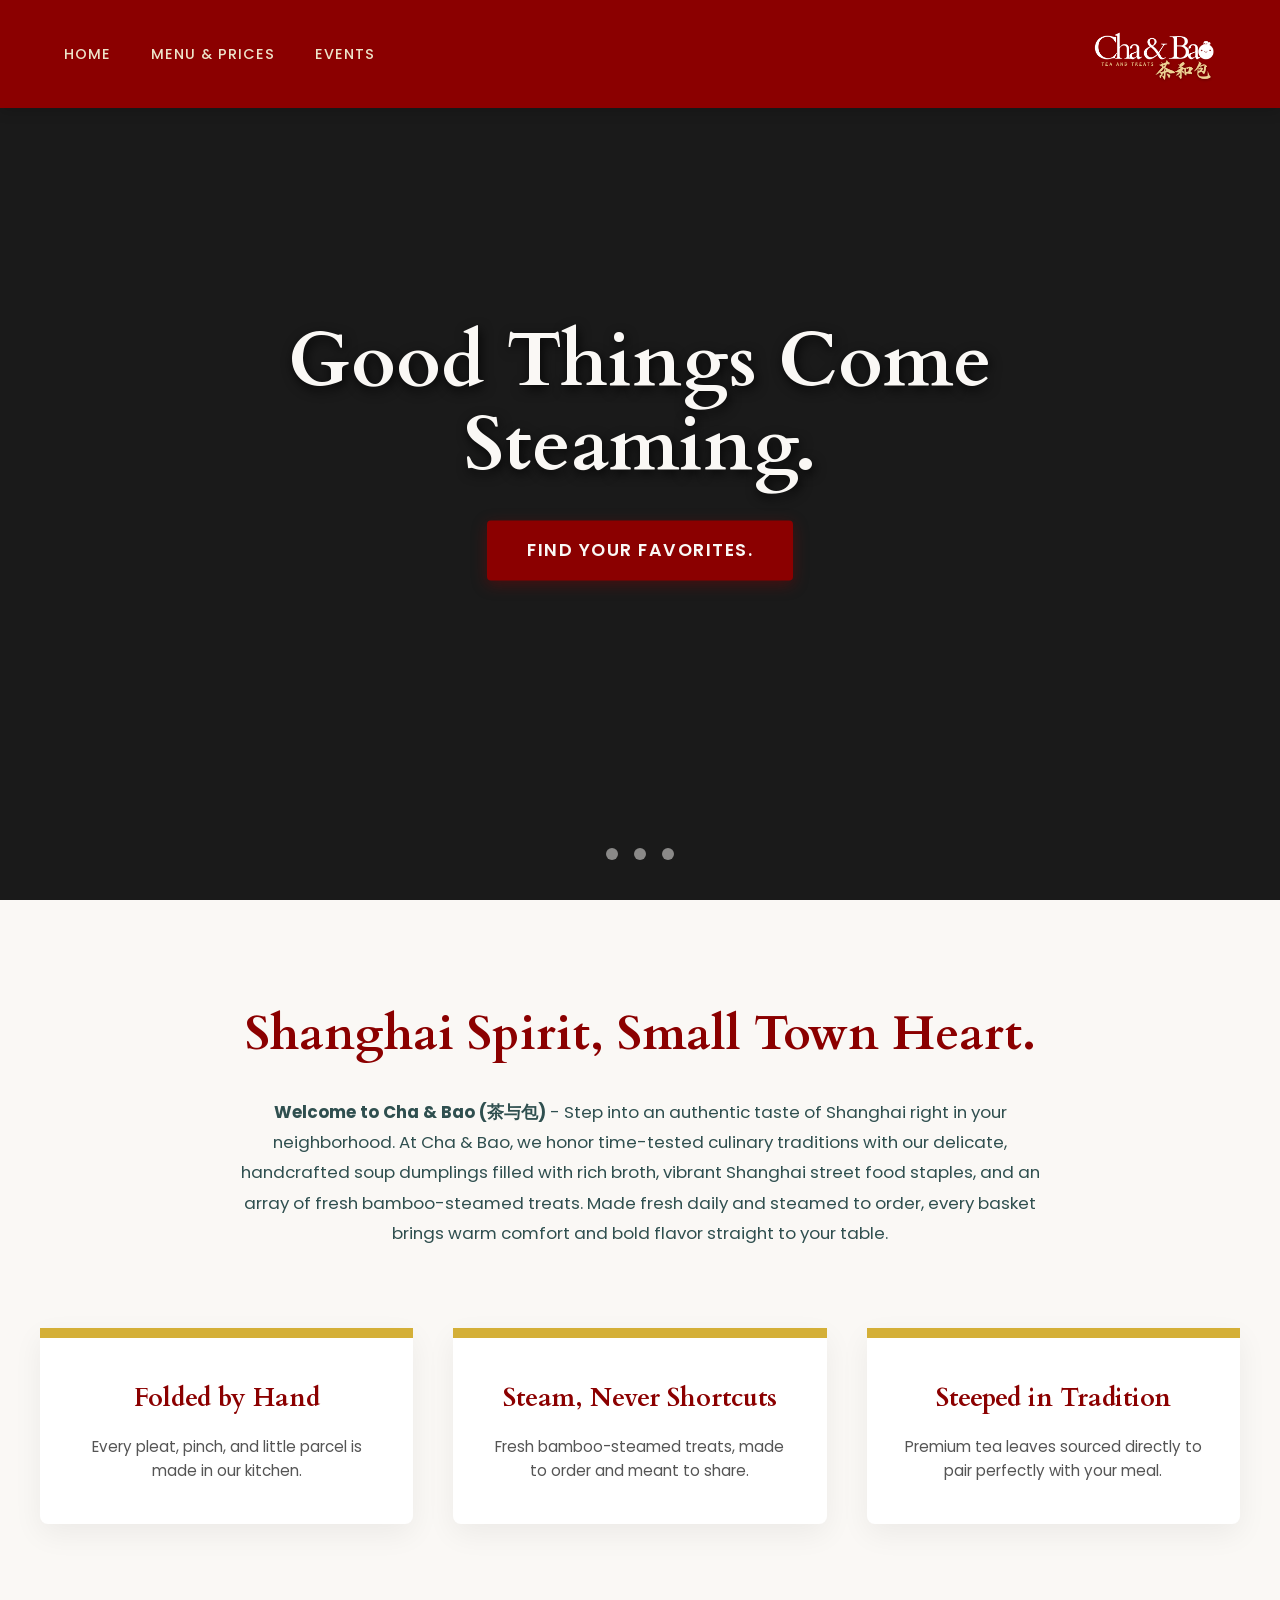
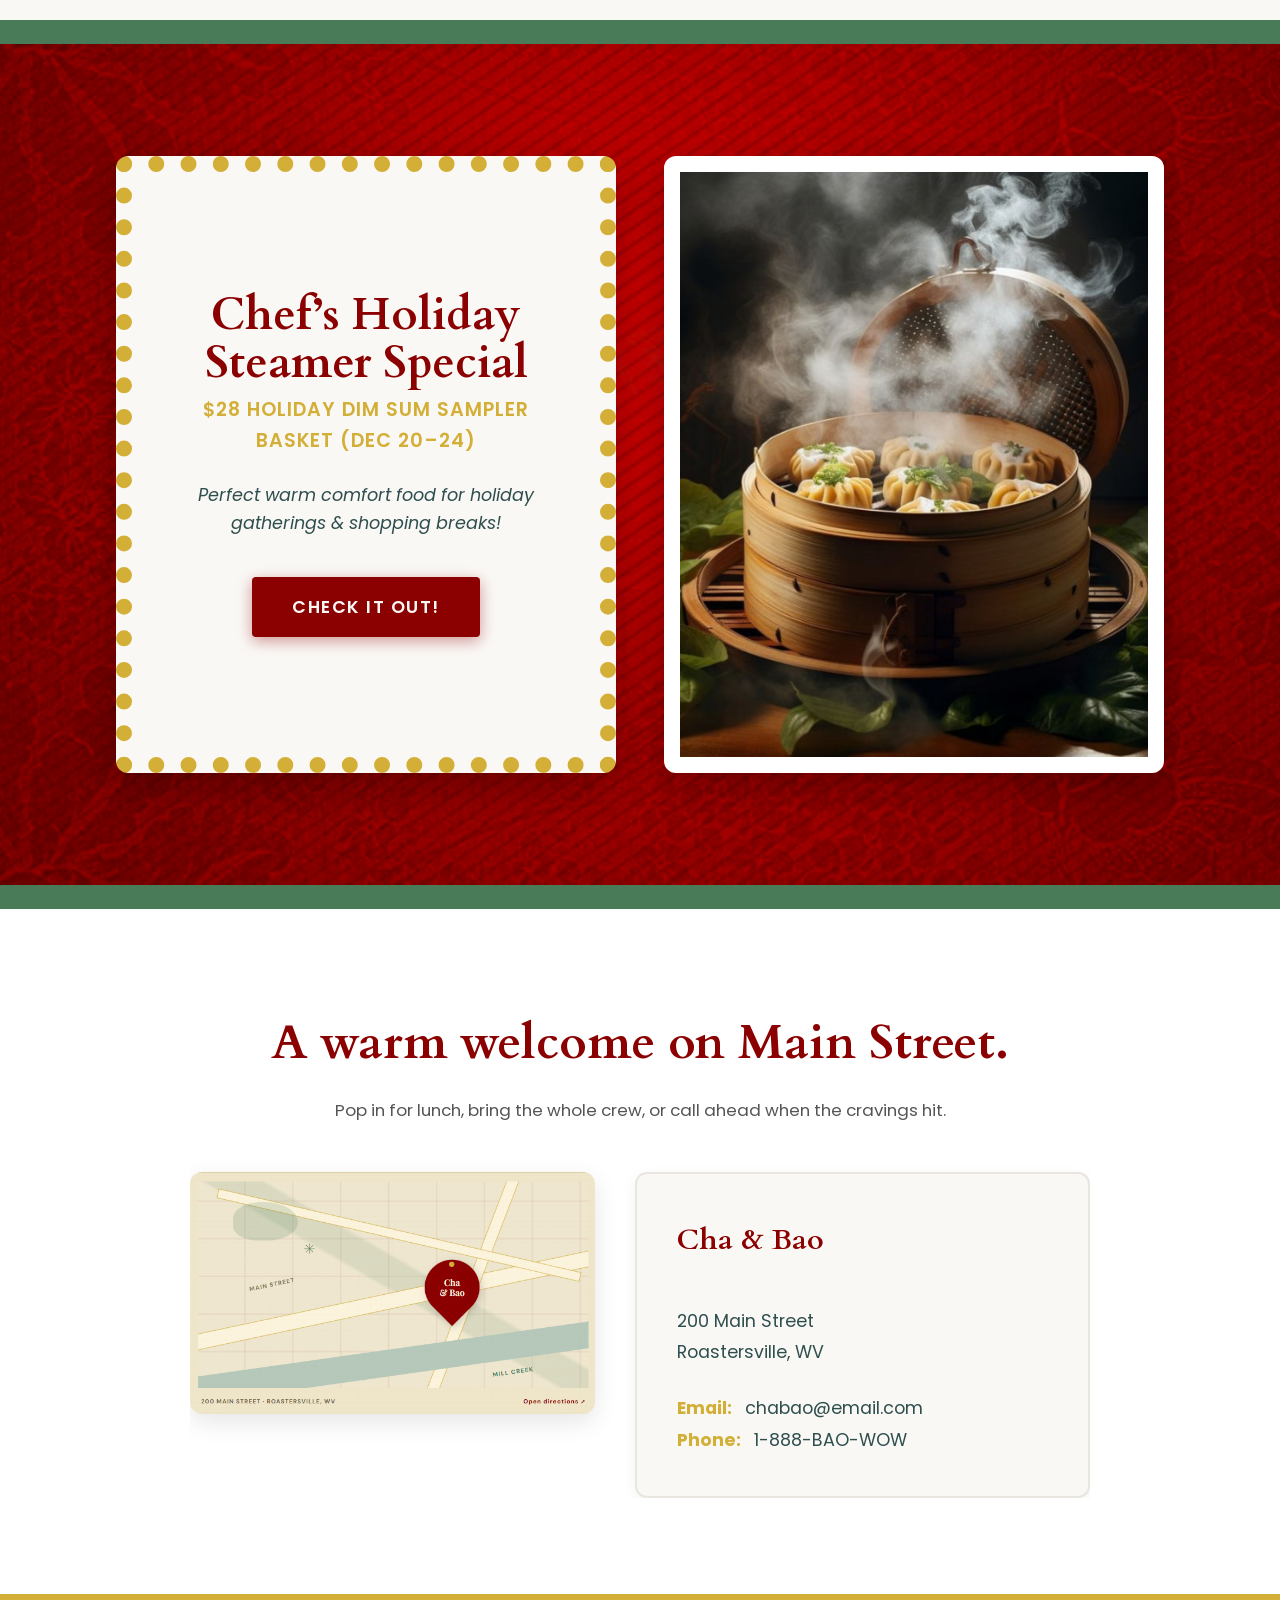
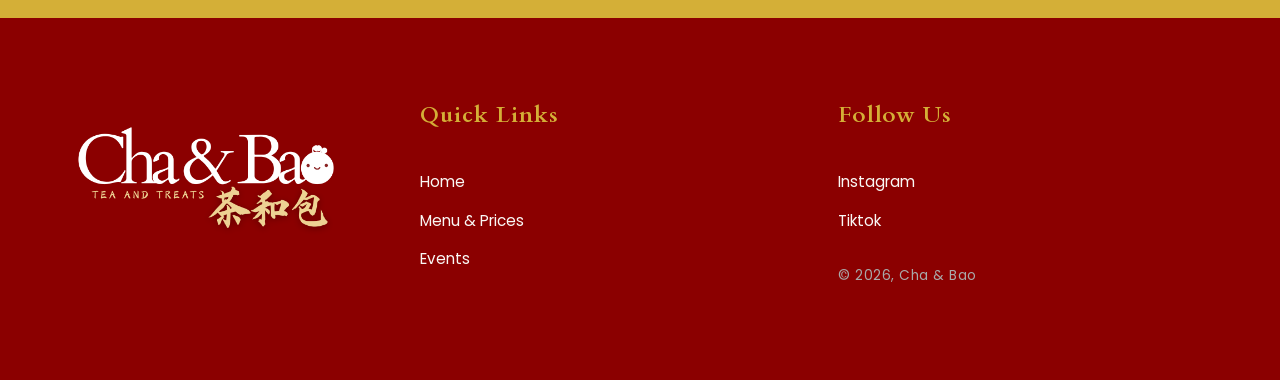
<file: index.html>
<!DOCTYPE html>
<html lang="en">
<head>
    <meta charset="UTF-8">
    <meta name="viewport" content="width=device-width, initial-scale=1.0">
    <title>Cha & Bao - Manager: IRELLE MIRANDA & Assistant Manager: IRISH MATIGNAS  </title>
    <link href="https://fonts.googleapis.com/css2?family=Cardo:ital,wght@0,400;0,700;1,400&family=EB+Garamond:ital,wght@0,400..800;1,400..800&display=swap" rel="stylesheet">
    <link rel="stylesheet" href="style.css">
    <link href="https://fonts.googleapis.com/css2?family=Poppins:ital,wght@0,100;0,200;0,300;0,400;0,500;0,600;0,700;0,800;0,900;1,100;1,200;1,300;1,400;1,500;1,600;1,700;1,800;1,900&display=swap" rel="stylesheet">
    <link rel="icon" type="image/png" sizes="180x180" href="images/dumpling-logo.png">
</head>
<body>
<header>
    <nav class="navbar">
        <ul class="navbar-tabs">
            <!-- Left Group -->
            <li class="nav-left">
                <a href="#home">HOME</a>
                <a href="menu.html">MENU & PRICES</a>
                <a href="events.html">EVENTS</a>
            </li>

            <!-- Center Group -->
            <li class="nav-center">
                <a id="brand-name" href="#home">
                    <img src="images/chaobao-logo.png" alt="Cha & Bao Logo" class="nav-logo">
                </a>
            </li>
        </ul>
    </nav>
</header>

    <!-- HERO SLIDER SECTION -->
    <main id="home" class="hero-section">
        <div class="slider-wrapper">
            <div class="slider">
                <video id="slide-1" autoplay loop muted playsinline aria-label="Steaming Dumplings Video">
                    <source src="videos/landing-page1.mp4" type="video/mp4">
                    Your browser does not support the video tag.
                </video>

                <video id="slide-2" autoplay loop muted playsinline aria-label="Steaming Dumplings Video">
                    <source src="videos/landing-page2.mp4" type="video/mp4">
                    Your browser does not support the video tag.
                </video>

                <video id="slide-3" autoplay loop muted playsinline aria-label="Steaming Dumplings Video">
                    <source src="videos/landing-page3.mp4" type="video/mp4">
                    Your browser does not support the video tag.
                </video>
            </div>

            <div class="hero-overlay">
                <h1 class="hero-quote">Good Things Come Steaming.</h1>
                <div class="button-container">
                    <a href="menu.html" class="cta-button">Find your favorites.</a>
                </div>
            </div>

            <div class="slider-nav">
                <a href="#slide-1"></a>
                <a href="#slide-2"></a>
                <a href="#slide-3"></a>
            </div>
        </div>
    </main>

    <!-- ABOUT SECTION -->
    <section id="about" class="about-section">
        <div class="about-intro">
            <h2>Shanghai Spirit, Small Town Heart.</h2>
            <p><b>Welcome to Cha & Bao (茶与包)</b> - Step into an authentic taste of Shanghai 
                right in your neighborhood. At Cha & Bao, we honor time-tested culinary 
                traditions with our delicate, handcrafted soup dumplings filled with rich broth, 
                vibrant Shanghai street food staples, and an array of fresh bamboo-steamed treats.
                Made fresh daily and steamed to order, every basket brings warm comfort and bold 
                flavor straight to your table. 
            </p>
        </div>

        <div class="features-wrapper">
            <div class="feature-card">
                <h3>Folded by Hand</h3>
                <p>Every pleat, pinch, and little parcel is made in our kitchen.</p>
            </div>

            <div class="feature-card">
                <h3>Steam, Never Shortcuts</h3>
                <p>Fresh bamboo-steamed treats, made to order and meant to share.</p>
            </div>

            <div class="feature-card">
                <h3>Steeped in Tradition</h3>
                <p>Premium tea leaves sourced directly to pair perfectly with your meal.</p>
            </div>
        </div>
    </section>

    <!-- PROMO SECTION -->
    <section id="promo" class="promo-section">
        <div class="promo-content">
            <h2>Chef’s Holiday Steamer Special</h2>
            <h5>$28 Holiday Dim Sum Sampler Basket (Dec 20–24)</h5>
            <p>Perfect warm comfort food for holiday gatherings & shopping breaks!</p>

            <div class="button-container">
                <a href="menu.html" class="cta-button">Check it out!</a>
            </div>
        </div>
        
        <!-- Added a proper class and placeholder image for your promo -->
        <div class="promo-image-wrapper">
            <img src="images/promo.png" alt="Holiday Dim Sum Basket">
        </div>
    </section>

    <!-- LOCATION SECTION -->
    <section id="location" class="location-section">
        <div class="location-content">
            <h2>A warm welcome on Main Street.</h2>
            <p>Pop in for lunch, bring the whole crew, or call ahead when the cravings hit.</p>
            
            <!-- Added the float class here -->
            <img src="images/map.png" alt="Cha and Bao Storefront" class="float-left">
            
            <div class="contact-card">
                <address class="store-address">
                    <strong>Cha & Bao</strong><br>
                    <span>200 Main Street</span><br>
                    <span>Roastersville, WV</span>
                </address>

                <div class="contact-info">
                    <p><strong>Email:</strong> chabao@email.com</p>
                    <p><strong>Phone:</strong> 1-888-BAO-WOW</p>
                </div>
            </div>
        </div>
    </section>
     <!-- FOOTER SECTION -->
    <footer>
        <div class="footer-content">
            <div class="footer-descrip">
                <a href="index.html">
                    <img id="chaobao-logo" src="images/chaobao-logo.png" alt="Chaobao-Logo">
                </a>
            </div>

            <div class="footer-column quick-links">
                <h4>Quick Links</h4>
                <ul>
                    <li><a href="index.html">Home</a></li>
                    <li><a href="menu.html">Menu & Prices</a></li>
                    <li><a href="events.html">Events</a></li>
                </ul>
            </div>

            <div class="footer-column social-links">
                <h4>Follow Us</h4>
                <ul>
                    <li><a href="https://www.instagram.com" target="_blank">Instagram</a></li>
                    <li><a href="https://www.tiktok.com" target="_blank">Tiktok</a></li>
                    <li class="copyright">© 2026, Cha & Bao</li>
                </ul>
            </div>
        </div>
    </footer>
</body>
</html>
</file>
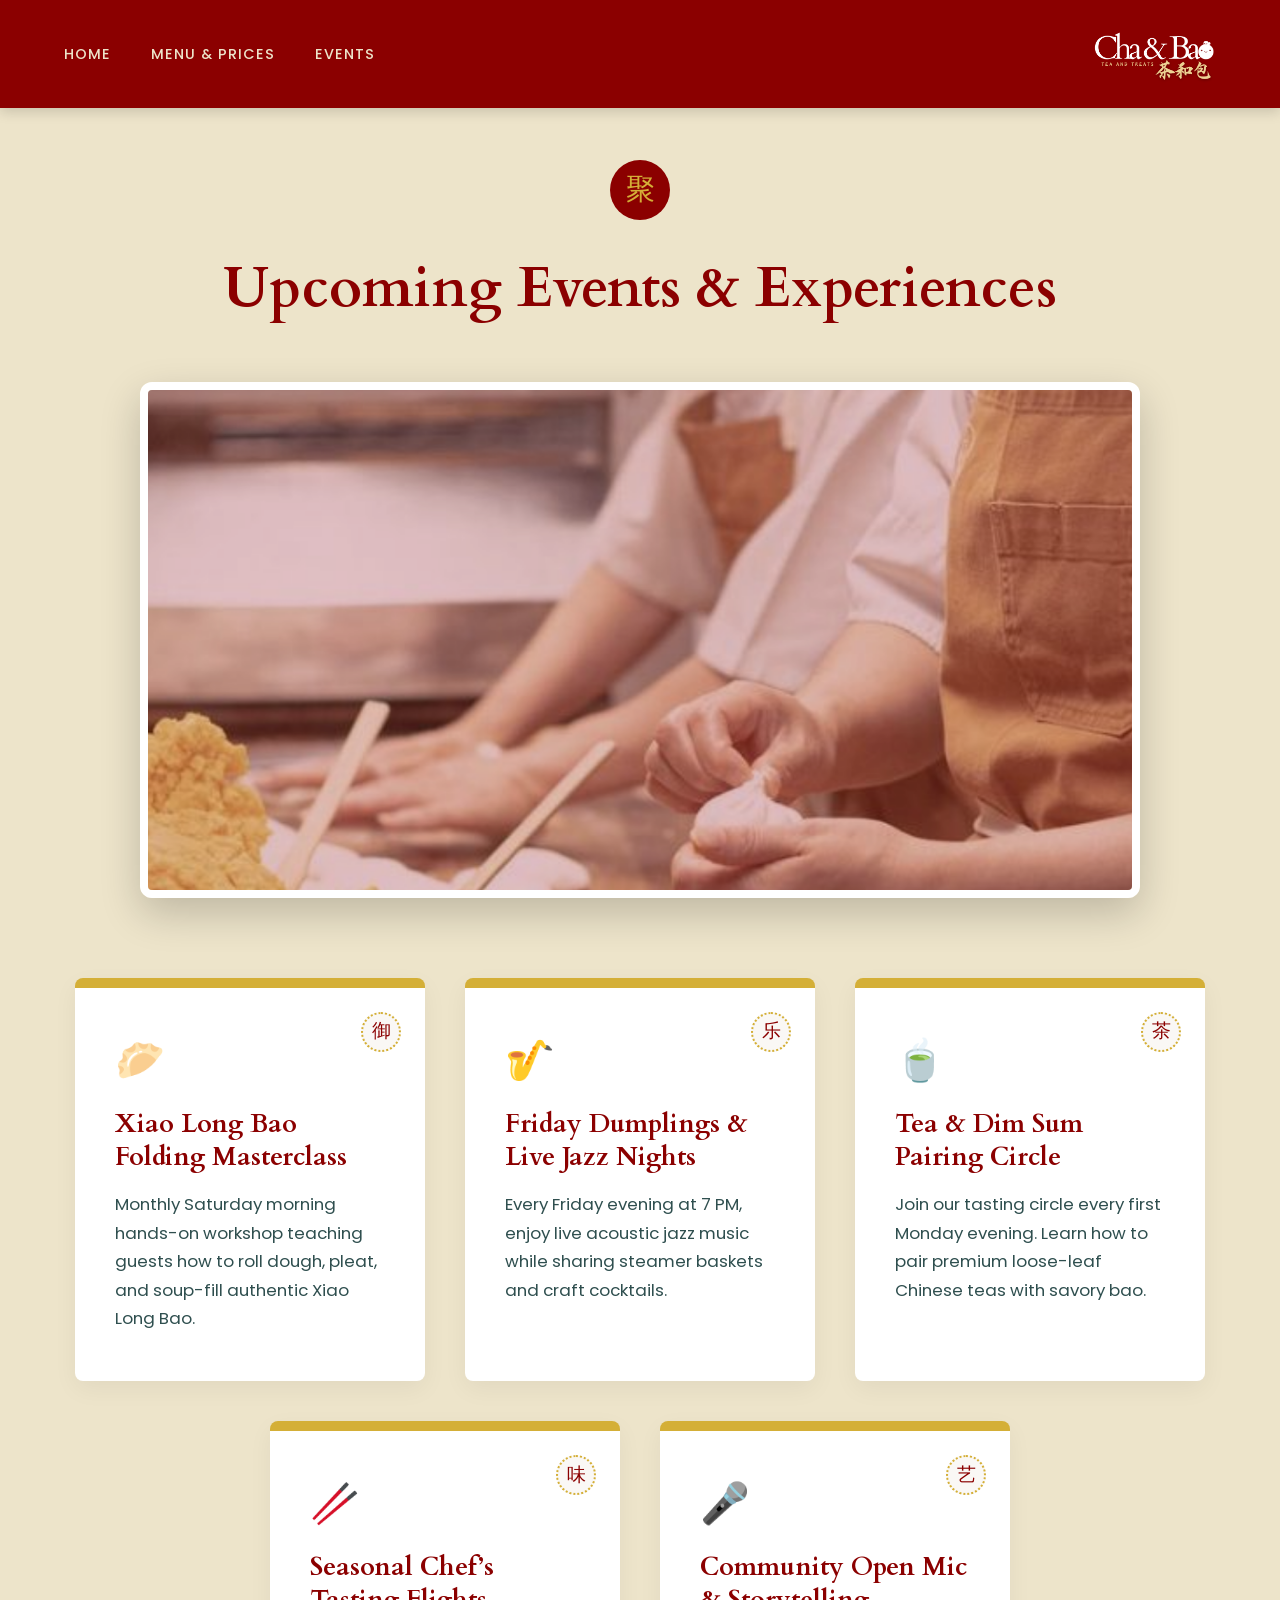
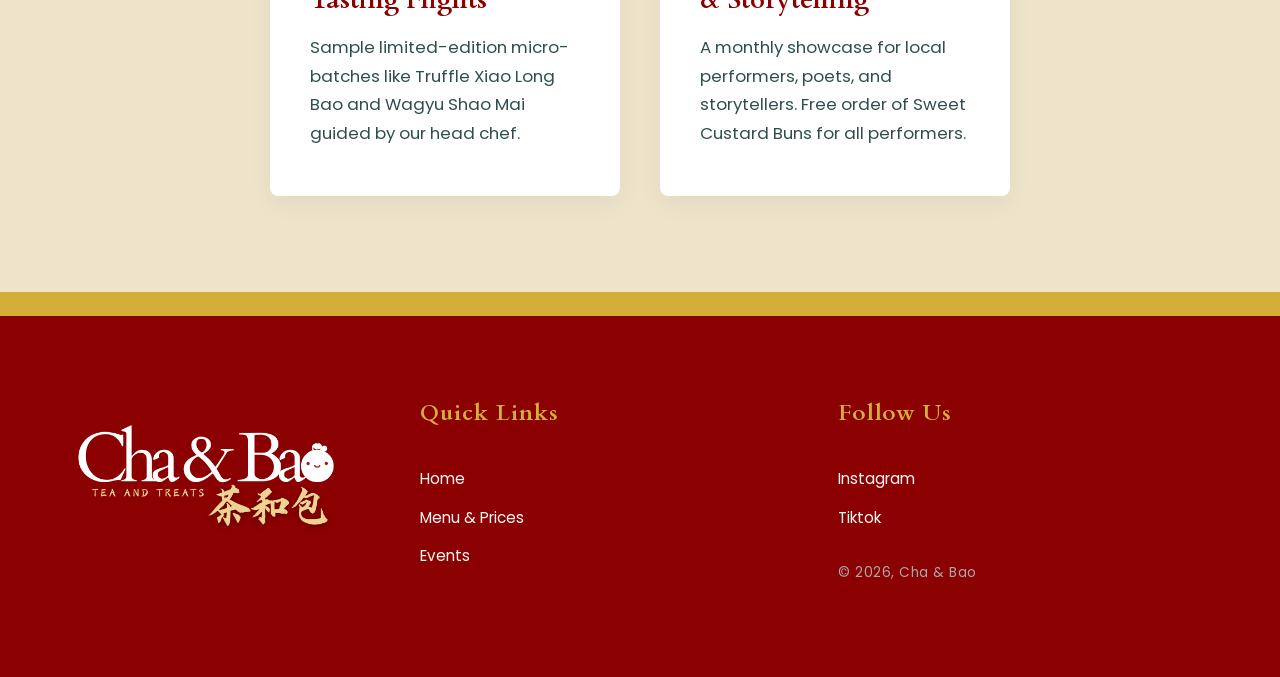
<file: events.html>
<!DOCTYPE html>
<html lang="en">
<head>
    <meta charset="UTF-8">
    <meta name="viewport" content="width=device-width, initial-scale=1.0">
    <title>Cha & Bao | Menu</title>
    <link href="https://fonts.googleapis.com/css2?family=Cardo:ital,wght@0,400;0,700;1,400&family=EB+Garamond:ital,wght@0,400..800;1,400..800&display=swap" rel="stylesheet">
    <link rel="stylesheet" href="style.css">
    <link href="https://fonts.googleapis.com/css2?family=Poppins:ital,wght@0,100;0,200;0,300;0,400;0,500;0,600;0,700;0,800;0,900;1,100;1,200;1,300;1,400;1,500;1,600;1,700;1,800;1,900&display=swap" rel="stylesheet">
    <link rel="icon" type="image/png" sizes="180x180" href="images/dumpling-logo.png">
</head>
<body>
<header>
    <nav class="navbar">
        <ul class="navbar-tabs">
            <!-- Left Group -->
            <li class="nav-left">
                <a href="index.html">HOME</a>
                <a href="menu.html">MENU & PRICES</a>
                <a href="events.html">EVENTS</a>
            </li>

            <!-- Center Group -->
            <li class="nav-center">
                <a id="brand-name" href="#home">
                    <img src="images/chaobao-logo.png" alt="Cha & Bao Logo" class="nav-logo">
                </a>
            </li>
        </ul>
    </nav>
</header>

    <!-- Main Content -->
    <main class="events-container">
        
        <!-- Section Header with Single Chinese Character Badge -->
        <div class="page-header">
            <span class="category-badge">聚</span> <!-- Single Character for Gathering/Events -->
            <h1>Upcoming Events & Experiences</h1>
        </div>

        <!-- Featured Hero Image -->
        <div class="hero-wrapper">
            <img class="hero-image" src="images/events-pic.png" alt="Chef hand-folding fresh dumplings and a lively kitchen setup">
        </div>

        <!-- Featured Events & Services List -->
        <ul class="events-list">
            
            <li class="event-item" data-icon="🥟">
                <span class="cn-tag">御</span> <!-- Masterclass Accent -->
                <h3 class="event-title">Xiao Long Bao Folding Masterclass</h3>
                <p class="event-description">Monthly Saturday morning hands-on workshop teaching guests how to roll dough, pleat, and soup-fill authentic Xiao Long Bao.</p>
            </li>

            <li class="event-item" data-icon="🎷">
                <span class="cn-tag">乐</span> <!-- Music/Joy Accent -->
                <h3 class="event-title">Friday Dumplings & Live Jazz Nights</h3>
                <p class="event-description">Every Friday evening at 7 PM, enjoy live acoustic jazz music while sharing steamer baskets and craft cocktails.</p>
            </li>

            <li class="event-item" data-icon="🍵">
                <span class="cn-tag">茶</span> <!-- Tea Accent -->
                <h3 class="event-title">Tea & Dim Sum Pairing Circle</h3>
                <p class="event-description">Join our tasting circle every first Monday evening. Learn how to pair premium loose-leaf Chinese teas with savory bao.</p>
            </li>

            <li class="event-item" data-icon="🥢">
                <span class="cn-tag">味</span> <!-- Taste/Flavor Accent -->
                <h3 class="event-title">Seasonal Chef’s Tasting Flights</h3>
                <p class="event-description">Sample limited-edition micro-batches like Truffle Xiao Long Bao and Wagyu Shao Mai guided by our head chef.</p>
            </li>

            <li class="event-item" data-icon="🎤">
                <span class="cn-tag">艺</span> <!-- Performance/Art Accent -->
                <h3 class="event-title">Community Open Mic & Storytelling</h3>
                <p class="event-description">A monthly showcase for local performers, poets, and storytellers. Free order of Sweet Custard Buns for all performers.</p>
            </li>

        </ul>

    </main>

   <footer>
        <div class="footer-content">
            <div class="footer-descrip">
                <a href="index.html">
                    <img id="chaobao-logo" src="images/chaobao-logo.png" alt="Chaobao-Logo">
                </a>
            </div>

            <div class="footer-column quick-links">
                <h4>Quick Links</h4>
                <ul>
                    <li><a href="index.html">Home</a></li>
                    <li><a href="menu.html">Menu & Prices</a></li>
                    <li><a href="events.html">Events</a></li>
                </ul>
            </div>

            <div class="footer-column social-links">
                <h4>Follow Us</h4>
                <ul>
                    <li><a href="https://www.instagram.com" target="_blank">Instagram</a></li>
                    <li><a href="https://www.tiktok.com" target="_blank">Tiktok</a></li>
                    <li class="copyright">© 2026, Cha & Bao</li>
                </ul>
            </div>
        </div>
    </footer>

</body>
</html>
</file>
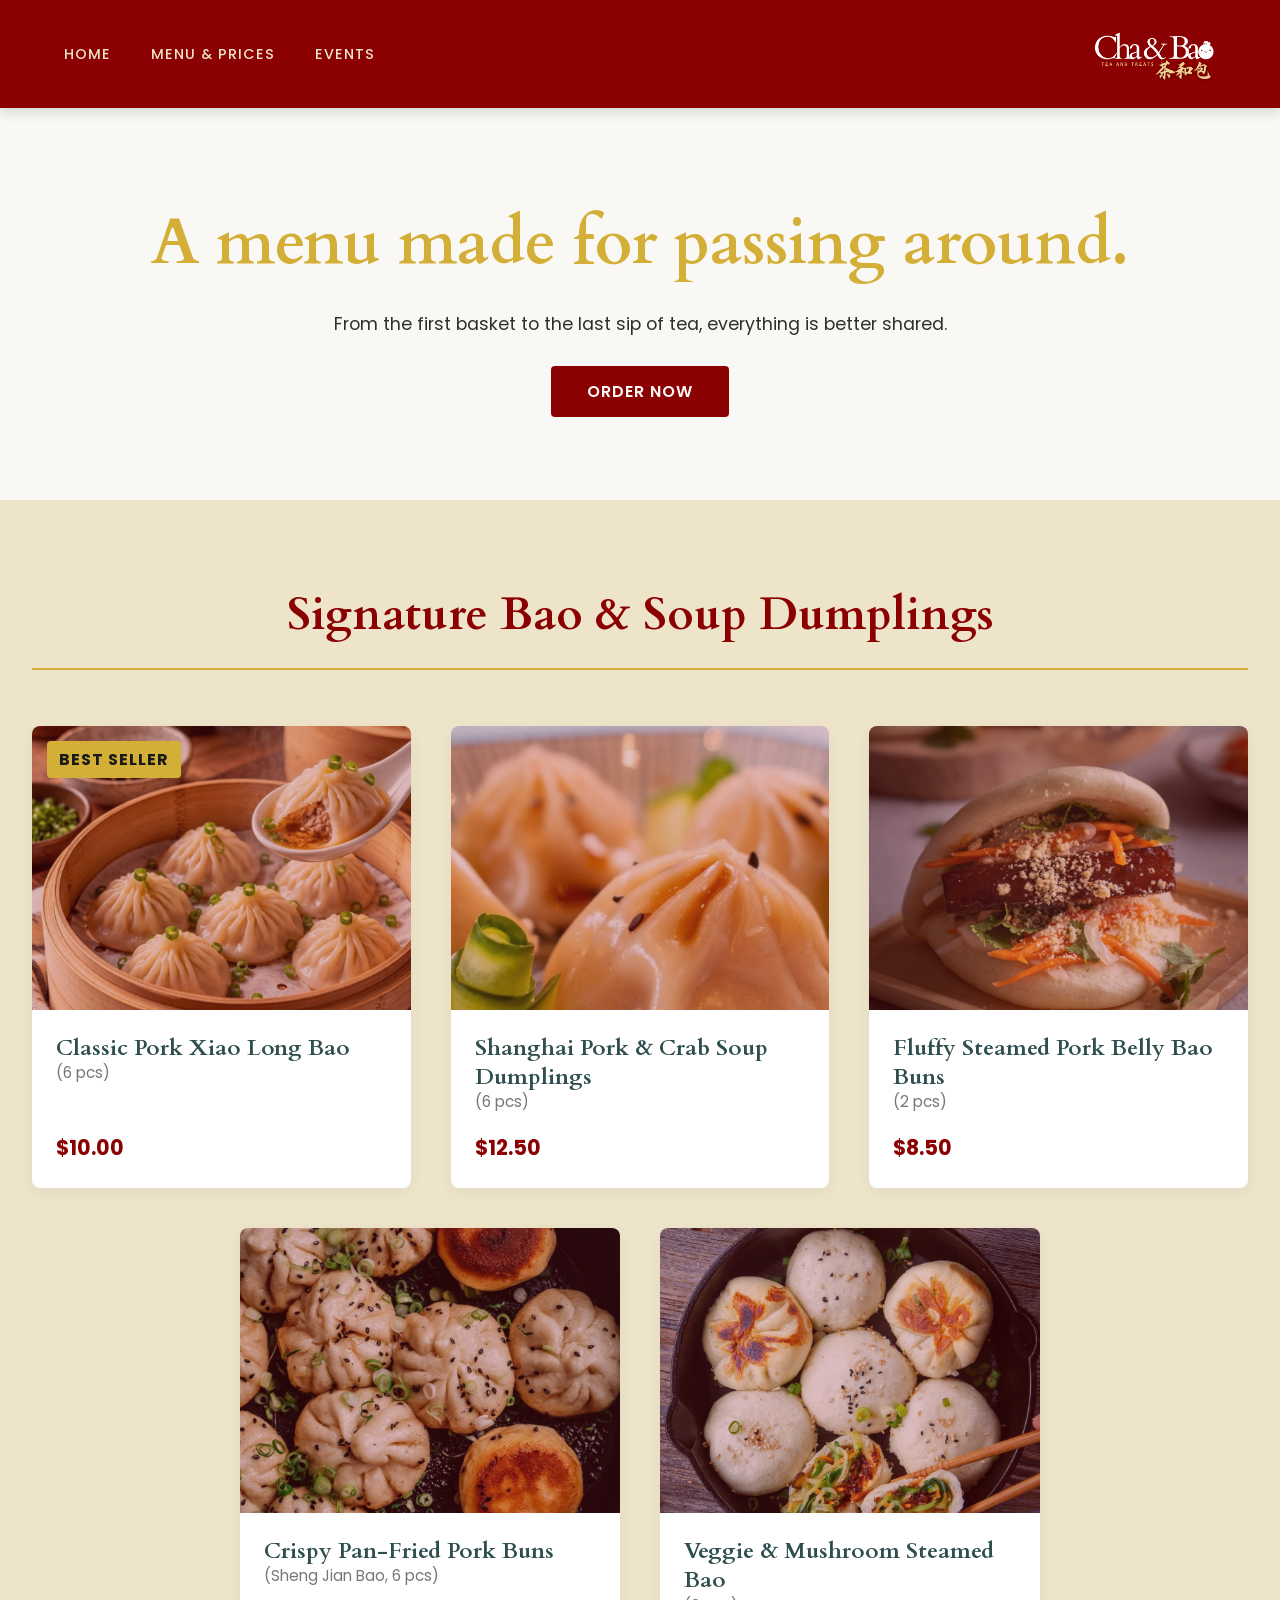
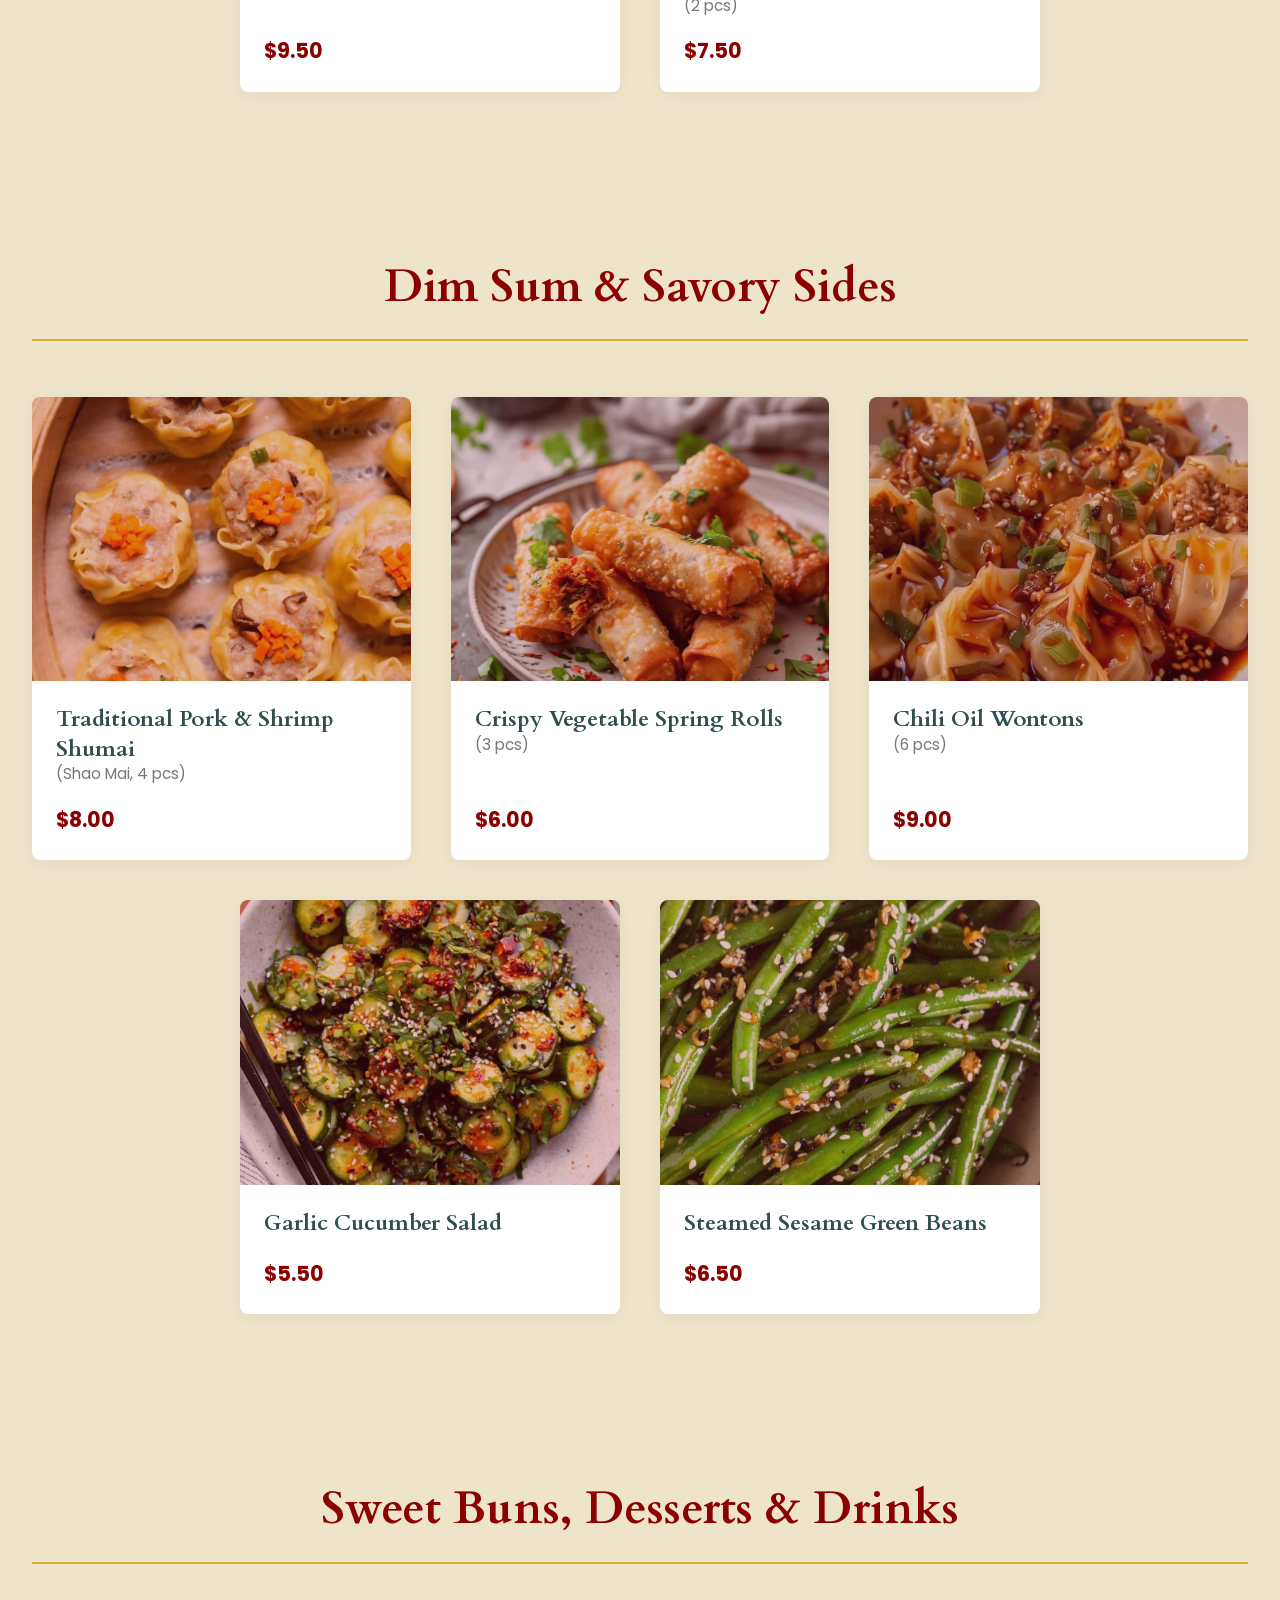
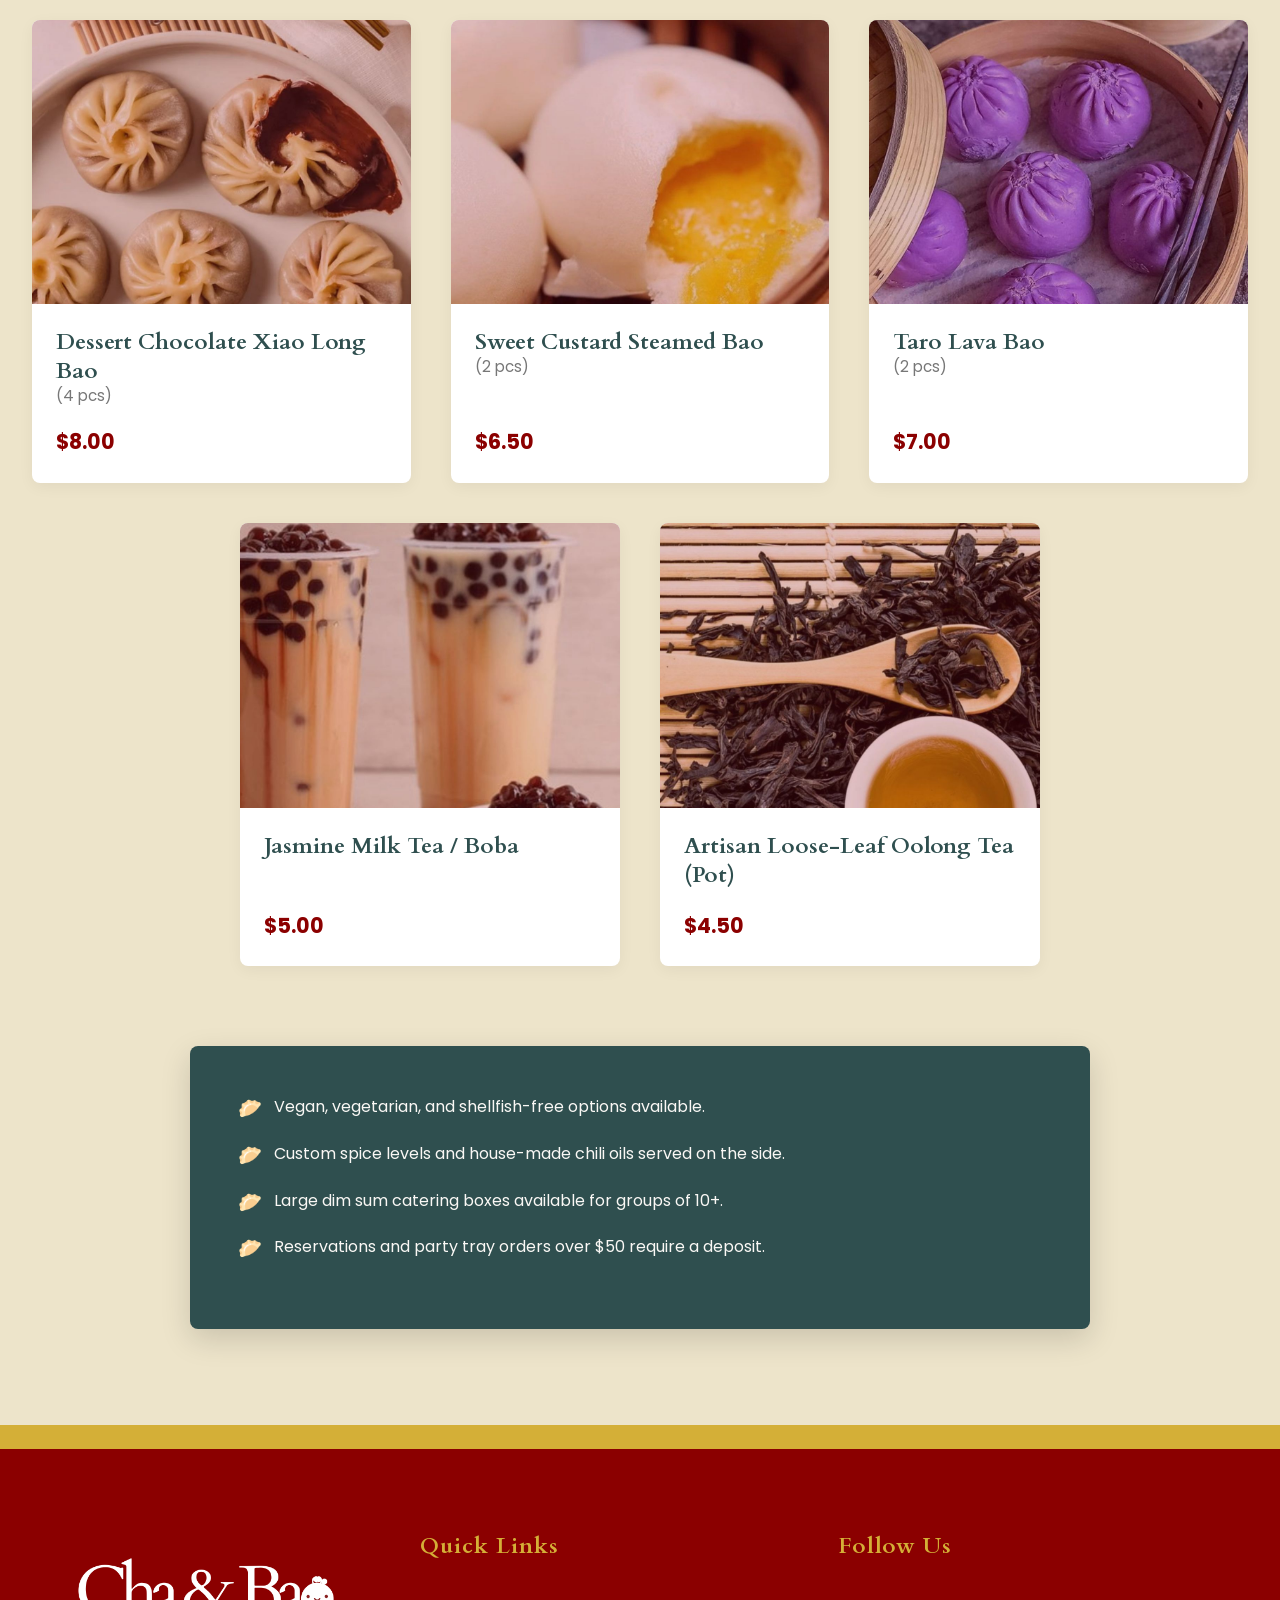
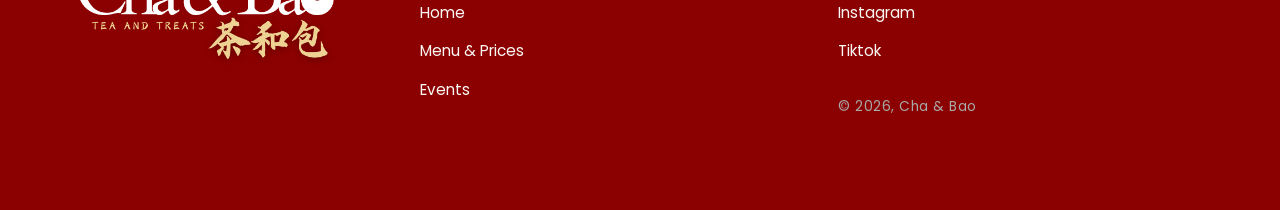
<file: menu.html>
<!DOCTYPE html>
<html lang="en">
<head>
    <meta charset="UTF-8">
    <meta name="viewport" content="width=device-width, initial-scale=1.0">
    <title>Cha & Bao | Menu</title>
    <link href="https://fonts.googleapis.com/css2?family=Cardo:ital,wght@0,400;0,700;1,400&family=EB+Garamond:ital,wght@0,400..800;1,400..800&display=swap" rel="stylesheet">
    <link rel="stylesheet" href="style.css">
    <link href="https://fonts.googleapis.com/css2?family=Poppins:ital,wght@0,100;0,200;0,300;0,400;0,500;0,600;0,700;0,800;0,900;1,100;1,200;1,300;1,400;1,500;1,600;1,700;1,800;1,900&display=swap" rel="stylesheet">
</head>
<body>
    <header>
        <nav class="navbar">
            <ul class="navbar-tabs">
                <!-- Left Group -->
                <li class="nav-left">
                    <a href="index.html">HOME</a>
                    <a href="menu.html">MENU & PRICES</a>
                    <a href="events.html">EVENTS</a>
                </li>

                <!-- Center Group -->
                <li class="nav-center">
                    <a id="brand-name" href="index.html">
                        <img src="images/chaobao-logo.png" alt="Cha & Bao Logo" class="nav-logo">
                    </a>
                </li>
            </ul>
        </nav>
    </header>

    <section class="menu-section">
        <div class="menu-hero">
            <h1>A menu made for passing around.</h1>
            <p>From the first basket to the last sip of tea, everything is better shared.</p>
            <div class="button-container">
                <h4 class="order-button"><a href="#">ORDER NOW</a></h4>
            </div>
        </div>
    </section>

    <!-- SIGNATURE BAO & SOUP DUMPLINGS -->
    <section class="menu-options">
        <h1>Signature Bao & Soup Dumplings</h1>

        <div class="menu-card">
            <div class="food-img-wrapper">
                <a href="#">
                    <span class="badge">BEST SELLER</span>
                    <img src="images/menu/xlb-cover.png" alt="Classic Pork Xiao Long Bao" class="base-img">
                    <img src="images/menu/xlb-hover.png" alt="Classic Pork Xiao Long Bao Hover" class="hover-img">
                </a>
                <button class="quick-add-btn">ORDER NOW</button>
            </div>
            <div class="food-info">
                <p class="food-name">Classic Pork Xiao Long Bao<span class="piece-count">(6 pcs)</span></p>
                <span class="food-price">$10.00</span>
            </div>
        </div>

        <div class="menu-card">
            <div class="food-img-wrapper">
                <a href="#">
                    <img src="images/menu/crab-cover.png" alt="Shanghai Pork & Crab Soup Dumplings" class="base-img">
                    <img src="images/menu/crab-hover.png" alt="Shanghai Pork & Crab Soup Dumplings Hover" class="hover-img">
                </a>
                <button class="quick-add-btn">ORDER NOW</button>
            </div>
            <div class="food-info">
                <p class="food-name">Shanghai Pork & Crab Soup Dumplings<span class="piece-count">(6 pcs)</span></p>
                <span class="food-price">$12.50</span>
            </div>
        </div>

        <div class="menu-card">
            <div class="food-img-wrapper">
                <a href="#">
                    <img src="images/menu/porkbelly-cover.png" alt="Fluffy Steamed Pork Belly Bao Buns" class="base-img">
                    <img src="images/menu/porkbelly-hover.png" alt="Fluffy Steamed Pork Belly Bao Buns Hover" class="hover-img">
                </a>
                <button class="quick-add-btn">ORDER NOW</button>
            </div>
            <div class="food-info">
                <p class="food-name">Fluffy Steamed Pork Belly Bao Buns<span class="piece-count">(2 pcs)</span></p>
                <span class="food-price">$8.50</span>
            </div>
        </div>

        <div class="menu-card">
            <div class="food-img-wrapper">
                <a href="#">
                    <img src="images/menu/porkbun-cover.png" alt="Crispy Pan-Fried Pork Buns" class="base-img">
                    <img src="images/menu/porkbun-hover.png" alt="Crispy Pan-Fried Pork Buns Hover" class="hover-img">
                </a>
                <button class="quick-add-btn">ORDER NOW</button>
            </div>
            <div class="food-info">
                <p class="food-name">Crispy Pan-Fried Pork Buns<span class="piece-count">(Sheng Jian Bao, 6 pcs)</span></p>
                <span class="food-price">$9.50</span>
            </div>
        </div>

        <div class="menu-card">
            <div class="food-img-wrapper">
                <a href="#">
                    <img src="images/menu/veg-cover.png" alt="Veggie & Mushroom Steamed Bao" class="base-img">
                    <img src="images/menu/veg-hover.png" alt="Veggie & Mushroom Steamed Bao Hover" class="hover-img">
                </a>
                <button class="quick-add-btn">ORDER NOW</button>
            </div>
            <div class="food-info">
                <p class="food-name">Veggie & Mushroom Steamed Bao<span class="piece-count">(2 pcs)</span></p>
                <span class="food-price">$7.50</span>
            </div>
        </div>
    </section>

    <!-- DIM SUM & SAVORY SIDES -->
    <section class="menu-options">
        <h1>Dim Sum & Savory Sides</h1>

        <div class="menu-card">
            <div class="food-img-wrapper">
                <a href="#">
                    <img src="images/menu/shumai-cover.jpg" alt="Traditional Pork & Shrimp Shumai" class="base-img">
                    <img src="images/menu/shumai-hover.jpg" alt="Traditional Pork & Shrimp Shumai Hover" class="hover-img">
                </a>
                <button class="quick-add-btn">ORDER NOW</button>
            </div>
            <div class="food-info">
                <p class="food-name">Traditional Pork & Shrimp Shumai<span class="piece-count">(Shao Mai, 4 pcs)</span></p>
                <span class="food-price">$8.00</span>
            </div>
        </div>

        <div class="menu-card">
            <div class="food-img-wrapper">
                <a href="#">
                    <img src="images/menu/spring-roll-cover.jpg" alt="Crispy Vegetable Spring Rolls" class="base-img">
                    <img src="images/menu/spring-roll-hover.jpg" alt="Crispy Vegetable Spring Rolls Hover" class="hover-img">
                </a>
                <button class="quick-add-btn">ORDER NOW</button>
            </div>
            <div class="food-info">
                <p class="food-name">Crispy Vegetable Spring Rolls<span class="piece-count">(3 pcs)</span></p>
                <span class="food-price">$6.00</span>
            </div>
        </div>

        <div class="menu-card">
            <div class="food-img-wrapper">
                <a href="#">
                    <img src="images/menu/chilli-oil-cover.jpg" alt="Chili Oil Wontons" class="base-img">
                    <img src="images/menu/chilli-oil-hover.jpg" alt="Chili Oil Wontons Hover" class="hover-img">
                </a>
                <button class="quick-add-btn">ORDER NOW</button>
            </div>
            <div class="food-info">
                <p class="food-name">Chili Oil Wontons<span class="piece-count">(6 pcs)</span></p>
                <span class="food-price">$9.00</span>
            </div>
        </div>

        <div class="menu-card">
            <div class="food-img-wrapper">
                <a href="#">
                    <img src="images/menu/garlic-cucumber-cover.jpg" alt="Garlic Cucumber Salad" class="base-img">
                    <img src="images/menu/garlic-cucumber-hover.jpg" alt="Garlic Cucumber Salad Hover" class="hover-img">
                </a>
                <button class="quick-add-btn">ORDER NOW</button>
            </div>
            <div class="food-info">
                <p class="food-name">Garlic Cucumber Salad</p>
                <span class="food-price">$5.50</span>
            </div>
        </div>

        <div class="menu-card">
            <div class="food-img-wrapper">
                <a href="#">
                    <img src="images/menu/sesame-green-cover.jpg" alt="Steamed Sesame Green Beans" class="base-img">
                    <img src="images/menu/sesame-green-hover.jpg" alt="Steamed Sesame Green Beans Hover" class="hover-img">
                </a>
                <button class="quick-add-btn">ORDER NOW</button>
            </div>
            <div class="food-info">
                <p class="food-name">Steamed Sesame Green Beans</p>
                <span class="food-price">$6.50</span>
            </div>
        </div>
    </section>

    <!-- SWEET BUNS, DESSERTS & DRINKS -->
    <section class="menu-options">
        <h1>Sweet Buns, Desserts & Drinks</h1>

        <div class="menu-card">
            <div class="food-img-wrapper">
                <a href="#">
                    <img src="images/menu/chocolate-xiaolongbao-cover.jpg" alt="Dessert Chocolate Xiao Long Bao" class="base-img">
                    <img src="images/menu/chocolate-xiaolongbao-hover.jpg" alt="Dessert Chocolate Xiao Long Bao Hover" class="hover-img">
                </a>
                <button class="quick-add-btn">ORDER NOW</button>
            </div>
            <div class="food-info">
                <p class="food-name">Dessert Chocolate Xiao Long Bao<span class="piece-count">(4 pcs)</span></p>
                <span class="food-price">$8.00</span>
            </div>
        </div>

        <div class="menu-card">
            <div class="food-img-wrapper">
                <a href="#">
                    <img src="images/menu/custard-cover.jpg" alt="Sweet Custard Steamed Bao" class="base-img">
                    <img src="images/menu/custard-hover.jpg" alt="Sweet Custard Steamed Bao Hover" class="hover-img">
                </a>
                <button class="quick-add-btn">ORDER NOW</button>
            </div>
            <div class="food-info">
                <p class="food-name">Sweet Custard Steamed Bao<span class="piece-count">(2 pcs)</span></p>
                <span class="food-price">$6.50</span>
            </div>
        </div>

        <div class="menu-card">
            <div class="food-img-wrapper">
                <a href="#">
                    <img src="images/menu/taro-cover.jpg" alt="Taro Lava Bao" class="base-img">
                    <img src="images/menu/taro-hover.jpg" alt="Taro Lava Bao Hover" class="hover-img">
                </a>
                <button class="quick-add-btn">ORDER NOW</button>
            </div>
            <div class="food-info">
                <p class="food-name">Taro Lava Bao<span class="piece-count">(2 pcs)</span></p>
                <span class="food-price">$7.00</span>
            </div>
        </div>

        <div class="menu-card">
            <div class="food-img-wrapper">
                <a href="#">
                    <img src="images/menu/boba-cover.jpg" alt="Jasmine Milk Tea / Boba" class="base-img">
                    <img src="images/menu/boba-hover.jpg" alt="Jasmine Milk Tea Hover" class="hover-img">
                </a>
                <button class="quick-add-btn">ORDER NOW</button>
            </div>
            <div class="food-info">
                <p class="food-name">Jasmine Milk Tea / Boba</p>
                <span class="food-price">$5.00</span>
            </div>
        </div>

        <div class="menu-card">
            <div class="food-img-wrapper">
                <a href="#">
                    <img src="images/menu/oolong-cover.jpg" alt="Artisan Loose-Leaf Oolong Tea" class="base-img">
                    <img src="images/menu/oolong-hover.jpg" alt="Artisan Loose-Leaf Oolong Tea Hover" class="hover-img">
                </a>
                <button class="quick-add-btn">ORDER NOW</button>
            </div>
            <div class="food-info">
                <p class="food-name">Artisan Loose-Leaf Oolong Tea (Pot)</p>
                <span class="food-price">$4.50</span>
            </div>
        </div>
    </section>

    <!-- MENU NOTES -->
    <section class="menu-notes">
        <ul>
            <li>Vegan, vegetarian, and shellfish-free options available.</li>
            <li>Custom spice levels and house-made chili oils served on the side.</li>
            <li>Large dim sum catering boxes available for groups of 10+.</li>
            <li>Reservations and party tray orders over $50 require a deposit.</li>
        </ul>
    </section>

    <!-- FOOTER SECTION -->
    <footer>
        <div class="footer-content">
            <div class="footer-descrip">
                <a href="index.html">
                    <img id="chaobao-logo" src="images/chaobao-logo.png" alt="Chaobao-Logo">
                </a>
            </div>

            <div class="footer-column quick-links">
                <h4>Quick Links</h4>
                <ul>
                    <li><a href="index.html">Home</a></li>
                    <li><a href="menu.html">Menu & Prices</a></li>
                    <li><a href="events.html">Events</a></li>
                </ul>
            </div>

            <div class="footer-column social-links">
                <h4>Follow Us</h4>
                <ul>
                    <li><a href="https://www.instagram.com" target="_blank">Instagram</a></li>
                    <li><a href="https://www.tiktok.com" target="_blank">Tiktok</a></li>
                    <li class="copyright">© 2026, Cha & Bao</li>
                </ul>
            </div>
        </div>
    </footer>
</body>
</html>
</file>
<file: style.css>
* {
    box-sizing: border-box;
    margin: 0;
    padding: 0;
}

html {
    scroll-behavior: smooth;
}

body {
    font-family: 'Poppins', sans-serif;
    background-color: #ede4ca; 
    color: #2f4f4f; 
    line-height: 1.6;
}

h1, h2, h3, 
#brand-name {
    font-family: 'Cardo', serif;
}

/*  NAVIGATION (HEADER) */
header {
    position: fixed;
    top: 0;
    left: 0;
    width: 100%;
    background-color: #8b0000; 
    box-shadow: 0 4px 12px rgba(0, 0, 0, 0.15);
    z-index: 1000;
}

.navbar-tabs {
    display: flex;
    justify-content: space-between;
    align-items: center;
    list-style: none;
    padding: 1.2rem 4rem;
}

.nav-left {
    display: flex;
    gap: 2.5rem;
}

.nav-left a {
    text-decoration: none;
    color: #ede4ca;
    font-size: 0.9rem;
    font-weight: 500;
    letter-spacing: 1px;
    transition: color 0.3s ease;
}

.nav-left a:hover {
    color: #d4af37; 
}

.nav-center a#brand-name {
    display: flex;
    justify-content: center;
    align-items: center;
    text-decoration: none;
}

.nav-logo {
    height: 70px; 
    width: auto;
    display: block;
    transition: transform 0.3s ease; 
}

.nav-logo:hover {
    transform: scale(1.05);
}

/* =========================================
   HERO SLIDER
========================================= */
.hero-section {
    position: relative;
    width: 100%;
    height: 100vh;
    background-color: #1a1a1a;
}

.slider-wrapper {
    width: 100%;
    height: 100%;
    overflow: hidden;
}

.slider {
    display: flex;
    height: 100%;
    overflow-x: auto;
    scroll-snap-type: x mandatory;
    scroll-behavior: smooth;
    scrollbar-width: none; 
}

.slider::-webkit-scrollbar {
    display: none; 
}

.slider video, 
.slider img {
    flex: 0 0 100vw;
    width: 100vw;
    height: 100%;
    object-fit: cover;
    scroll-snap-align: start;
    filter: brightness(0.5);
}

/* =========================================
   SLIDER NAVIGATION DOTS
========================================= */
.slider-nav {
    display: flex;
    column-gap: 1rem;
    position: absolute;
    bottom: 2.5rem;
    left: 50%;
    transform: translateX(-50%);
    z-index: 3;
}

.slider-nav a {
    width: 12px;
    height: 12px;
    border-radius: 50%;
    background-color: #faf8f5; 
    opacity: 0.5;
    transition: opacity 0.3s ease, transform 0.3s ease;
}

.slider-nav a:hover {
    opacity: 1;
    transform: scale(1.2);
}

.hero-overlay {
    position: absolute;
    top: 50%;
    left: 50%;
    transform: translate(-50%, -50%);
    text-align: center;
    width: 90%;
    max-width: 1000px;
    z-index: 2;
}

.hero-quote {
    font-size: clamp(3rem, 6vw, 6rem);
    color: #faf8f5;
    text-shadow: 2px 4px 12px rgba(0, 0, 0, 0.8);
    margin-bottom: 2rem;
    line-height: 1.1;
}

.cta-button {
    background-color: #8b0000; 
    color: #faf8f5;
    font-family: 'Poppins', sans-serif;
    font-size: 1.1rem;
    font-weight: 600;
    text-transform: uppercase;
    letter-spacing: 1.5px;
    padding: 16px 40px;
    border-radius: 4px;
    text-decoration: none;
    display: inline-block;
    transition: background-color 0.3s ease, transform 0.2s ease;
    box-shadow: 0 4px 15px rgba(139, 0, 0, 0.4);
}

.cta-button:hover {
    background-color: #d4af37;
    color: #2f4f4f;
    transform: translateY(-3px);
    box-shadow: 0 6px 16px rgba(212, 175, 55, 0.4);
}

/* =========================================
   ABOUT SECTION
========================================= */
.about-section {
    padding: 6rem 2rem;
    background-color: #faf8f5;
    text-align: center;
}

.about-intro {
    max-width: 800px;
    margin: 0 auto 5rem auto;
}

.about-intro h2 {
    font-size: 3rem;
    color: #8b0000;
    margin-bottom: 1.5rem;
}

.about-intro p {
    font-size: 1.05rem;
    color: #2f4f4f;
    line-height: 1.8;
}

.features-wrapper {
    display: grid;
    grid-template-columns: repeat(auto-fit, minmax(280px, 1fr));
    gap: 2.5rem;
    max-width: 1200px;
    margin: 0 auto;
}

.feature-card {
    background: #ffffff;
    padding: 2.5rem 2rem;
    border-top: 10px solid #d4af37;
    border-radius: 0 0 8px 8px;
    box-shadow: 0 10px 30px rgba(0, 0, 0, 0.06);
    transition: transform 0.3s ease;
}

.feature-card h3 {
    font-size: 1.6rem;
    color: #8b0000;
    margin-bottom: 1rem;
}

.feature-card p {
    font-size: 0.95rem;
    color: #555;
}

/* =========================================
   PROMOTIONAL BOX (DOTTED STYLING)
========================================= */
.promo-section {
    padding: 7rem 2rem;
    background-color: #8b0000; 
    background-image: url('images/red-bkg.png');
    background-size: cover;
    background-position: center;
    
    display: flex;
    justify-content: center;
    align-items: stretch; 
    gap: 3rem; 
    flex-wrap: wrap; 
    border-top: 24px solid #4a7b59
}

.promo-content {
    background-color: #faf8f5;
    border: 16px dotted #d4af37;
    padding: 4rem 3rem;
    flex: 1; 
    max-width: 500px; 
    display: flex;
    flex-direction: column;
    justify-content: center; 
    text-align: center;
    border-radius: 12px;
    box-shadow: 0 15px 40px rgba(0, 0, 0, 0.3);
}

.promo-image-wrapper {
    flex: 1; 
    max-width: 500px;
    display: flex;
}

.promo-image-wrapper img {
    width: 100%;
    height: 100%; 
    object-fit: cover; 
    border-radius: 12px;
    border: solid 16px white;
    box-shadow: 0 15px 40px rgba(0, 0, 0, 0.3);
}

.promo-content h2 {
    font-size: 2.8rem;
    color: #8b0000;
    margin-bottom: 0.5rem;
    line-height: 3rem;
}

.promo-content h5 {
    font-family: 'Poppins', sans-serif;
    font-size: 1.2rem;
    font-weight: 600;
    color: #d4af37;
    margin-bottom: 1.5rem;
    text-transform: uppercase;
    letter-spacing: 1px;
}

.promo-content p {
    font-size: 1.1rem;
    color: #2f4f4f;
    margin-bottom: 2.5rem;
    font-style: italic;
}
/* =========================================
   FLOAT UTILITY CLASSES
========================================= */
.float-left {
    float: left; 
    width: 45%; 
    margin-right: 2.5rem;
    margin-bottom: 1.5rem;
}

.float-right {
    float: right; 
    width: 45%;
    margin-left: 2.5rem;
    margin-bottom: 1.5rem;
}

.float-none {
    float: none; 
}

/* =========================================
   LOCATION SECTION
========================================= */
.location-section {
    padding: 6rem 2rem;
    background-color: #ffffff;
    text-align: center;
    border-top: 24px solid #4a7b59; 
}

.location-content {
    max-width: 900px;
    margin: 0 auto;
    overflow: hidden; /
}

.location-content h2 {
    font-size: 3rem;
    color: #8b0000;
    margin-bottom: 1rem;
}

.location-content > p {
    font-size: 1.05rem;
    margin-bottom: 3rem;
    color: #555;
}

.location-content img {
    max-height: 450px;
    object-fit: cover;
    border-radius: 12px;
    box-shadow: 0 8px 25px rgba(0, 0, 0, 0.1);
}

.contact-card {
    display: flex;
    flex-direction: column; 
    align-items: flex-start;
    background-color: #faf8f5;
    padding: 2.5rem;
    border-radius: 12px;
    border: 2px solid #e9e5df;
    box-shadow: 0 4px 15px rgba(0, 0, 0, 0.05);
    text-align: left; 
    gap: 1.5rem;
}

.store-address, .contact-info {
    font-style: normal;
    font-size: 1.1rem;
    line-height: 1.8;
    color: #2f4f4f;
}

.store-address strong {
    font-family: 'Cardo', serif;
    font-size: 1.8rem;
    color: #8b0000;
    display: block;
    margin-bottom: 0.5rem;
}

.contact-info strong {
    color: #d4af37;
    margin-right: 8px;
}

/* =========================================
   MENU HERO INTRO
========================================= */
.menu-section {
    padding: 12rem 2rem 6rem 2rem;
    background-color: #faf8f5;
    color: #1a1a1a;
    text-align: center;
}

.menu-section h1 {
    font-size: clamp(3rem, 5vw, 4.5rem);
    color: #d4af37;
    margin-bottom: 1rem;
}

.menu-section p {
    font-size: 1.1rem;
    margin-bottom: 2.5rem;
    opacity: 0.9;
}

.order-button a {
    background-color: #8b0000;
    color: #faf8f5;
    padding: 14px 36px;
    border-radius: 4px;
    text-decoration: none;
    font-weight: 600;
    letter-spacing: 1px;
    transition: background-color 0.3s ease;
}

.order-button a:hover {
    background-color: #faf8f5;
    color: #8b0000;
}

/* =========================================
   MENU CATALOGUE GRID
========================================= */
.menu-options {
    display: flex; 
    flex-wrap: wrap; 
    justify-content: center; 
    gap: 2.5rem;
    max-width: 1300px;
    margin: 0 auto;
    padding: 5rem 2rem;
}

.menu-options > h1 {
    flex: 0 0 100%; 
    text-align: center;
    font-size: 2.8rem;
    color: #8b0000;
    border-bottom: 2px solid #d4af37;
    padding-bottom: 1rem;
    margin-bottom: 1rem;
}

.menu-card {
    flex: 1 1 300px; 
    max-width: 380px; 
    background-color: #ffffff;
    border-radius: 8px;
    overflow: hidden;
    box-shadow: 0 4px 15px rgba(0, 0, 0, 0.05);
    display: flex;
    flex-direction: column;
    transition: transform 0.3s ease, box-shadow 0.3s ease;
}

.menu-card:hover {
    transform: translateY(-8px);
    box-shadow: 0 12px 30px rgba(0, 0, 0, 0.1);
}

.food-img-wrapper {
    position: relative;
    width: 100%;
    aspect-ratio: 4 / 3;
    background-color: #e9e5df;
    overflow: hidden;
}

.food-img-wrapper img {
    width: 100%;
    height: 100%;
    object-fit: cover;
    position: absolute;
    top: 0;
    left: 0;
    transition: opacity 0.4s ease;
}

.hover-img {
    opacity: 0;
    z-index: 1;
}

.food-img-wrapper:hover .hover-img {
    opacity: 1;
}

.food-img-wrapper:hover .base-img {
    opacity: 0;
}

.badge {
    position: absolute;
    top: 15px;
    left: 15px;
    background-color: #d4af37;
    color: #1a1a1a;
    padding: 6px 12px;
    font-size: 1rem;
    font-weight: 700;
    letter-spacing: 1px;
    border-radius: 4px;
    z-index: 2;
}

/* Quick Add Hover Button */
.quick-add-btn {
    position: absolute;
    bottom: -60px;
    left: 50%;
    transform: translateX(-50%);

    background-color: #8b0000;
    color: #ffffff;
    border: none;
    padding: 12px 0;
    width: 85%;

    border-radius: 4px;
    font-family: 'Poppins', sans-serif;
    font-weight: 600;
    letter-spacing: 1px;
    cursor: pointer;
    opacity: 0;
    z-index: 3;
    transition: bottom 0.3s ease, opacity 0.3s ease, background-color 0.2s ease;
}

.menu-card:hover .quick-add-btn {
    bottom: 20px;
    opacity: 1;
}

.quick-add-btn:hover {
    background-color: #2f4f4f;
}

.food-info {
    padding: 1.5rem;
    display: flex;
    flex-direction: column;
    align-items: flex-start;
    text-align: left;
    flex-grow: 1;
}

.food-name {
    font-family: 'Cardo', serif;
    font-size: 1.4rem; 
    font-weight: 700; 
    color: #2f4f4f;
    margin-bottom: 0.2rem; 
    line-height: 1.3;
}

.piece-count {
    font-family: 'Poppins', sans-serif;
    font-size: 0.95rem;
    font-weight: 400;
    color: #777; 
    display: block;
}

.food-price {
    font-family: 'Poppins', sans-serif;
    font-size: 1.3rem; 
    font-weight: 700;
    color: #8b0000;
    margin-top: auto; 
    padding-top: 1rem; 
}

/* =========================================
   MENU NOTES
========================================= */
.menu-notes {
    max-width: 900px;
    margin: 0 auto 6rem auto;
    padding: 3rem;
    background-color: #2f4f4f;
    color: #faf8f5;
    border-radius: 8px;
    box-shadow: 0 10px 30px rgba(0, 0, 0, 0.15);
}

.menu-notes ul {
    list-style-type: none;
}

.menu-notes li {
    font-size: 1rem;
    margin-bottom: 1rem;
    display: flex;
    align-items: flex-start;
}

.menu-notes li::before {
    content: '🥟';
    margin-right: 12px;
    font-size: 1.2rem;
}

/* =========================================
   EVENTS & EXPERIENCES PAGE
========================================= */
.events-container {
    padding: 10rem 2rem 6rem 2rem; 
    max-width: 1200px;
    margin: 0 auto;
    text-align: center;
}

/* --- Header & Badges --- */
.page-header {
    margin-bottom: 3rem;
}

.category-badge {
    display: inline-block;
    background-color: #8b0000; 
    color: #d4af37; 
    font-size: 1.8rem;
    width: 60px;
    height: 60px;
    line-height: 60px;
    border-radius: 50%;
    margin-bottom: 1.5rem;
    font-family: 'Cardo', serif;
}

.page-header h1 {
    font-size: clamp(2.5rem, 5vw, 3.5rem);
    color: #8b0000;
    margin-bottom: 1rem;
}

/* --- Hero Image --- */
.hero-wrapper {
    max-width: 1000px;
    margin: 0 auto 5rem auto;
    border-radius: 12px;
    overflow: hidden;
    box-shadow: 0 15px 40px rgba(0, 0, 0, 0.2);
    border: 8px solid #ffffff; 
}

.hero-image {
    width: 100%;
    max-height: 500px;
    object-fit: cover;
    display: block;
}

/* --- Events Grid --- */
.events-list {
    list-style: none;
    display: flex; 
    flex-wrap: wrap; 
    justify-content: center;
    gap: 2.5rem;
    padding: 0;
    text-align: left;
}

/* --- Individual Event Cards --- */
.event-item {
    flex: 1 1 300px; 
    max-width: 350px; 
    
    background-color: #ffffff;
    padding: 2.5rem 2.5rem 3rem 2.5rem;
    border-radius: 8px;
    box-shadow: 0 8px 25px rgba(0, 0, 0, 0.05);
    border-top: 10px solid #d4af37;
    position: relative;
    transition: transform 0.3s ease, box-shadow 0.3s ease;
    display: flex;
    flex-direction: column;
}

.event-item:hover {
    transform: translateY(-8px);
    box-shadow: 0 12px 30px rgba(0, 0, 0, 0.1);
}

.event-item::before {
    content: attr(data-icon);
    font-size: 2.5rem;
    display: block;
    margin-bottom: 1rem;
}

.cn-tag {
    position: absolute;
    top: 1.5rem;
    right: 1.5rem;
    background-color: #faf8f5;
    color: #8b0000;
    font-family: 'Cardo', serif;
    font-size: 1.2rem;
    width: 40px;
    height: 40px;
    display: flex;
    align-items: center;
    justify-content: center;
    border-radius: 50%;
    border: 2px dotted #d4af37;
}

.event-title {
    font-family: 'Cardo', serif;
    font-size: 1.6rem;
    color: #8b0000;
    margin-bottom: 1rem;
    line-height: 1.3;
}

.event-description {
    font-family: 'Poppins', sans-serif;
    font-size: 1.05rem;
    color: #2f4f4f;
    line-height: 1.7;
    flex-grow: 1; 
}

/* =========================================
   FOOTER SECTION
========================================= */
footer {
    background-color: #8b0000; 
    width: 100%;
    color: #faf8f5;
    font-family: 'Poppins', sans-serif;
    border-top: 24px solid #d4af37; 
}

footer .footer-logo {
    font-family: 'Cardo', serif;
    font-size: 2rem;
    color: #d4af37;
    margin-bottom: 1rem;
}
footer .footer-nav {
    list-style: none;
    display: flex;
    justify-content: center;
    gap: 1.5rem;
    margin: 1.5rem 0;
}

/* =========================================
   FOOTER SECTION
========================================= */
.footer-content {
    max-width: 1200px;
    margin: 0 auto;
    padding: 5rem 2rem;
    display: flex;
    flex-wrap: wrap;
    justify-content: space-between;
    align-items: flex-start;
    gap: 3rem;
}

.footer-descrip {
    flex: 1 1 250px;
    max-width: 300px;
}

#chaobao-logo {
    height: 150px; 
    width: auto;
    display: block;
    margin-bottom: 1rem;
}

.footer-column {
    flex: 1 1 200px;
}

.footer-column h4 {
    font-family: 'Cardo', serif;
    font-size: 1.4rem;
    color: #d4af37; 
    margin-bottom: 1.5rem;
    position: relative;
    letter-spacing: 1px;
}

.footer-column h4::after {
    content: '';
    display: block;
    width: 40px;
    height: 3px;
    background-color: #8b0000; 
    margin-top: 8px;
    border-radius: 2px;
}

.footer-column ul {
    list-style: none;
    padding: 0;
    margin: 0;
}

.footer-column li {
    margin-bottom: 0.8rem;
}

.footer-column a {
    color: #faf8f5;
    text-decoration: none;
    font-size: 0.95rem;
    transition: color 0.3s ease, transform 0.3s ease;
    display: inline-block;
}

.footer-column a:hover {
    color: #d4af37;
    transform: translateX(4px);
}

.social-links li.copyright {
    margin-top: 2rem;
    font-size: 0.85rem;
    color: #a9a9a9;
    letter-spacing: 0.5px;
}



/* =========================================
   FOOTER RESPONSIVENESS
========================================= */
@media (max-width: 768px) {
    .footer-content {
        flex-direction: column;
        text-align: center;
        align-items: center;
        gap: 3rem;
        padding: 4rem 1.5rem;
    }

    .footer-column h4::after {
        margin: 8px auto 0 auto; 
    }
    
    .forma-descrip {
        display: flex;
        justify-content: center;
    }
}

/* =========================================
   RESPONSIVENESS
========================================= */
@media (max-width: 992px) {
    .promo-content {
        padding: 3rem 2rem;
    }
    
    .menu-options {
        grid-template-columns: repeat(auto-fill, minmax(240px, 1fr));
    }
}

@media (max-width: 768px) {
    .navbar-tabs {
        flex-direction: column;
        padding: 1rem;
        gap: 1rem;
    }
    
    .nav-left {
        width: 100%;
        justify-content: center;
        gap: 1.5rem;
    }
    
    .hero-quote {
        font-size: 3rem;
    }

    .about-section {
        padding: 4rem 1.5rem;
    }

    .promo-section {
        padding: 4rem 1.5rem;
    }
    
    .promo-content h2 {
        font-size: 2.2rem;
    }

    .menu-options {
        padding: 3rem 1.5rem;
    }

    .menu-options > h1 {
        font-size: 2.2rem;
    }

    .quick-add-btn {
        bottom: 20px;
        opacity: 1;
        background-color: rgba(139, 0, 0, 0.9);
    }
}
</file>
